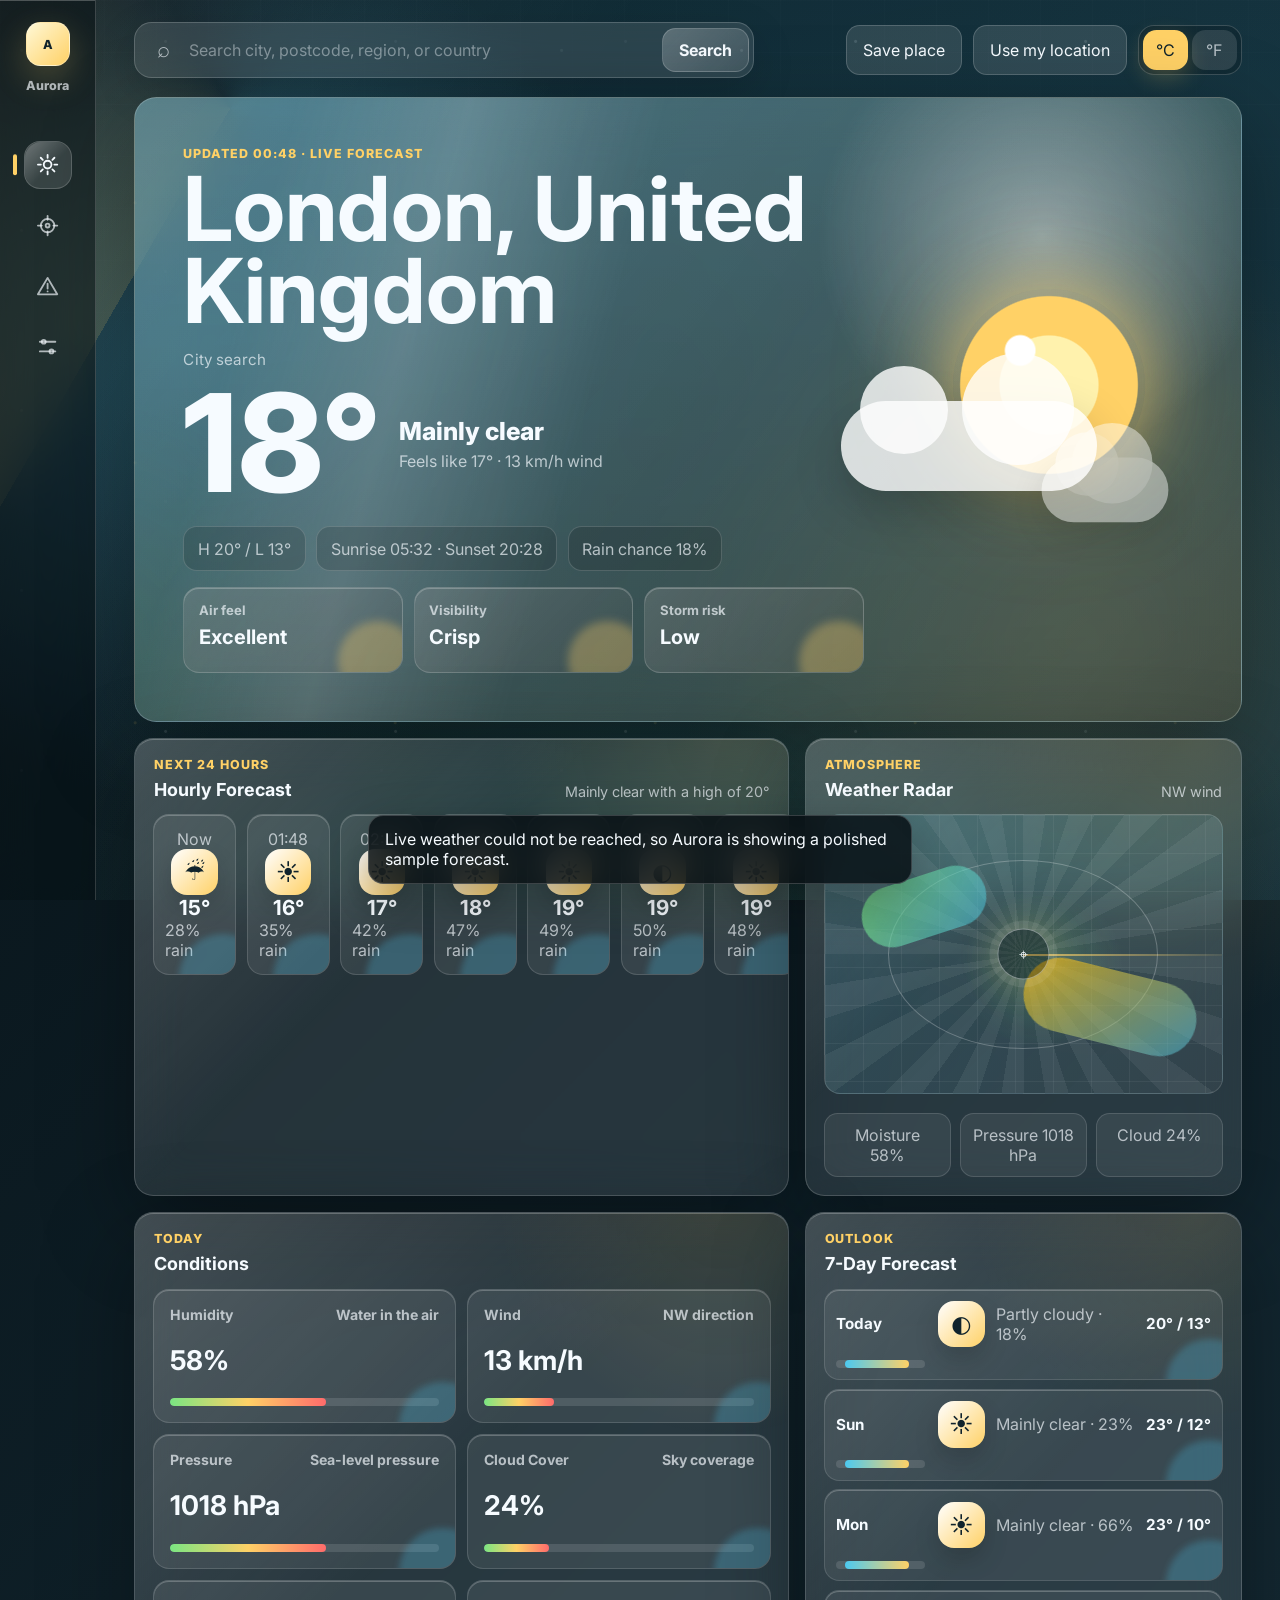
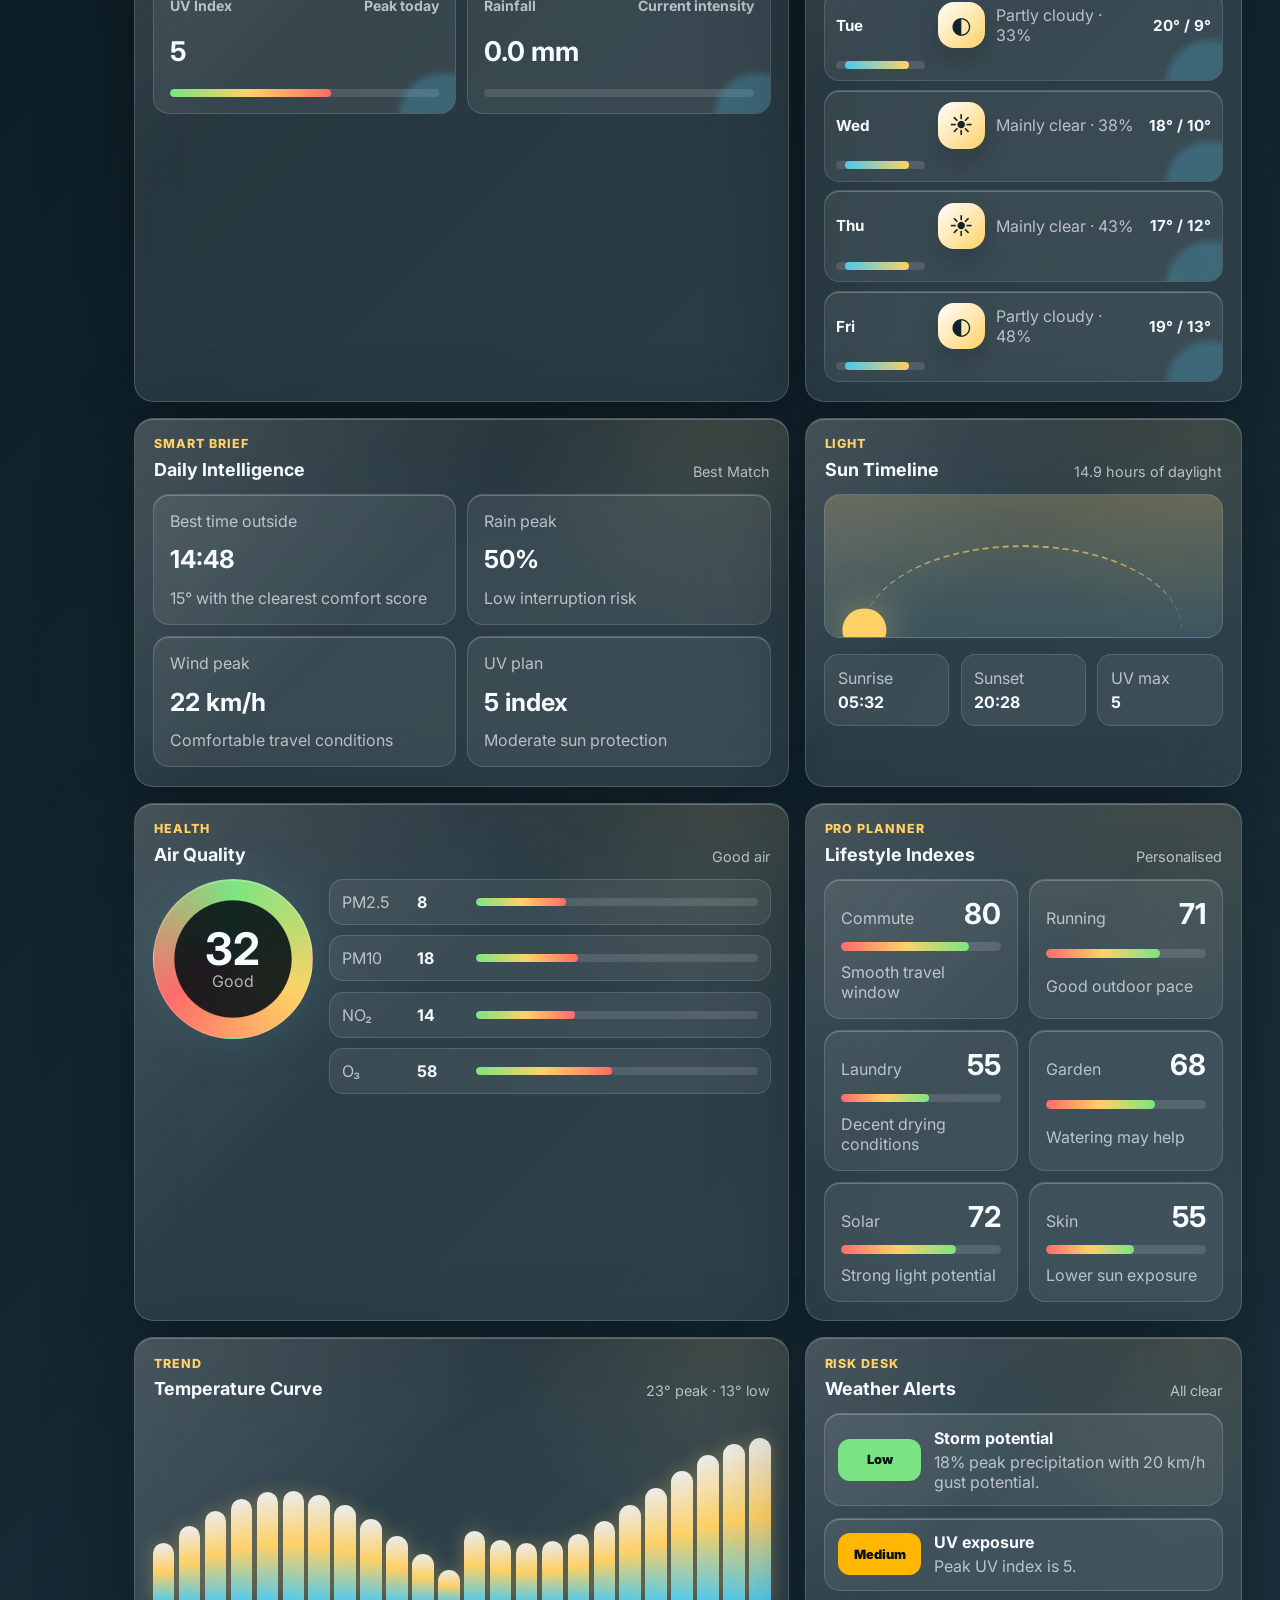
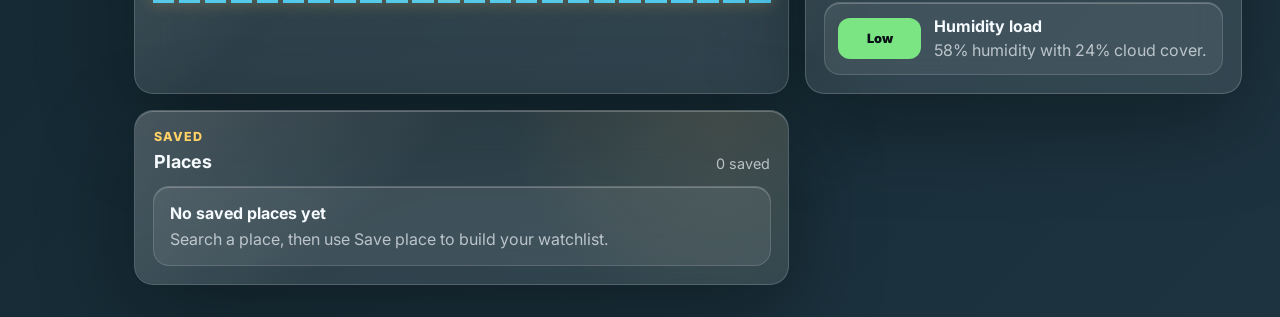
<file: index.html>
<!DOCTYPE html>
<html lang="en">
  <head>
    <meta charset="UTF-8" />
    <meta name="viewport" content="width=device-width, initial-scale=1.0" />
    <title>Aurora Weather</title>
    <link rel="icon" href="favicon.ico" />
    <meta name="theme-color" content="#071116" />
    <link rel="preconnect" href="https://fonts.googleapis.com" />
    <link rel="preconnect" href="https://fonts.gstatic.com" crossorigin />
    <link
      href="https://fonts.googleapis.com/css2?family=Inter:wght@400;500;600;700;800&display=swap"
      rel="stylesheet"
    />
    <link rel="manifest" href="manifest.json" />
    <link rel="stylesheet" href="styles.css?v=20260503-pro" />
  </head>
  <body>
    <div class="app-shell" data-weather="clear">
      <aside class="rail">
        <div class="brand">
          <span class="brand-mark">A</span>
          <span>Aurora</span>
        </div>
        <nav class="rail-nav" aria-label="Weather views">
          <button class="rail-item active" type="button" title="Dashboard" data-view="dashboard" aria-current="page">
            <span class="rail-icon" aria-hidden="true">
              <svg viewBox="0 0 24 24">
                <circle cx="12" cy="12" r="4"></circle>
                <path d="M12 2v3M12 19v3M4.93 4.93l2.12 2.12M16.95 16.95l2.12 2.12M2 12h3M19 12h3M4.93 19.07l2.12-2.12M16.95 7.05l2.12-2.12"></path>
              </svg>
            </span>
          </button>
          <button class="rail-item" type="button" title="Maps" data-view="maps">
            <span class="rail-icon" aria-hidden="true">
              <svg viewBox="0 0 24 24">
                <circle cx="12" cy="12" r="7"></circle>
                <circle cx="12" cy="12" r="2"></circle>
                <path d="M12 2v4M12 18v4M2 12h4M18 12h4"></path>
              </svg>
            </span>
          </button>
          <button class="rail-item" type="button" title="Alerts" data-view="alerts">
            <span class="rail-icon" aria-hidden="true">
              <svg viewBox="0 0 24 24">
                <path d="M12 3 22 20H2L12 3Z"></path>
                <path d="M12 9v5"></path>
                <path d="M12 17h.01"></path>
              </svg>
            </span>
          </button>
          <a class="rail-item" href="settings.html" title="Settings" aria-label="Open full settings page">
            <span class="rail-icon" aria-hidden="true">
              <svg viewBox="0 0 24 24">
                <path d="M4 7h16"></path>
                <path d="M4 17h16"></path>
                <circle cx="8" cy="7" r="2"></circle>
                <circle cx="16" cy="17" r="2"></circle>
              </svg>
            </span>
          </a>
        </nav>
      </aside>

      <main class="dashboard">
        <header class="topbar">
          <form class="search" id="searchForm">
            <span class="search-icon">⌕</span>
            <input
              id="cityInput"
              type="search"
              placeholder="Search city, postcode, region, or country"
              autocomplete="off"
              aria-label="Search location"
            />
            <button type="submit">Search</button>
          </form>
          <div class="top-actions">
            <button class="ghost-button" id="savePlaceBtn" type="button">Save place</button>
            <button class="ghost-button" id="locationBtn" type="button">Use my location</button>
            <div class="unit-toggle" aria-label="Temperature units">
              <button class="active" id="celsiusBtn" type="button">°C</button>
              <button id="fahrenheitBtn" type="button">°F</button>
            </div>
          </div>
        </header>

        <section class="hero" id="dashboardView" data-view-section="dashboard">
          <div class="hero-shine"></div>
          <div class="hero-copy">
            <p class="eyebrow" id="updatedAt">Live forecast</p>
            <h1 id="locationName">London, United Kingdom</h1>
            <p class="location-source" id="locationSource">City search</p>
            <div class="temperature-row">
              <span class="temperature" id="currentTemp">18°</span>
              <div>
                <p class="condition" id="conditionText">Clear sky</p>
                <p class="feels" id="feelsLike">Feels like 17° · Light breeze</p>
              </div>
            </div>
            <div class="hero-metrics">
              <span id="highLow">H 21° / L 12°</span>
              <span id="sunTimes">Sunrise 05:28 · Sunset 20:28</span>
              <span id="precipChance">Rain chance 8%</span>
            </div>
            <div class="comfort-band">
              <div>
                <span>Air feel</span>
                <strong id="comfortScore">Excellent</strong>
              </div>
              <div>
                <span>Visibility</span>
                <strong id="visibilityLabel">Crisp</strong>
              </div>
              <div>
                <span>Storm risk</span>
                <strong id="stormRisk">Low</strong>
              </div>
            </div>
          </div>
          <div class="weather-orbit" aria-hidden="true">
            <div class="sun-core"></div>
            <div class="cloud cloud-one"></div>
            <div class="cloud cloud-two"></div>
            <div class="rain rain-one"></div>
            <div class="rain rain-two"></div>
          </div>
        </section>

        <section class="content-grid">
          <div class="panel forecast-panel">
            <div class="panel-heading">
              <div>
                <p class="section-kicker" id="hourlyKicker">Next 24 hours</p>
                <h2>Hourly Forecast</h2>
              </div>
              <span id="forecastSummary">Clear conditions continue</span>
            </div>
            <div class="hourly-strip" id="hourlyStrip"></div>
          </div>

          <div class="panel map-panel" id="mapsView" data-view-section="maps">
            <div class="panel-heading">
              <div>
                <p class="section-kicker">Atmosphere</p>
                <h2>Weather Radar</h2>
              </div>
              <span id="windDirection">NW wind</span>
            </div>
            <div class="radar">
              <div class="radar-grid"></div>
              <div class="radar-pulse"></div>
              <div class="radar-storm storm-a"></div>
              <div class="radar-storm storm-b"></div>
              <div class="map-pin">⌖</div>
            </div>
            <div class="radar-readouts">
              <span id="radarMoisture">Moisture 58%</span>
              <span id="radarPressure">Pressure 1018 hPa</span>
              <span id="radarCloud">Cloud 24%</span>
            </div>
          </div>

          <div class="panel details-panel">
            <div class="panel-heading">
              <div>
                <p class="section-kicker">Today</p>
                <h2>Conditions</h2>
              </div>
            </div>
            <div class="detail-grid" id="detailGrid"></div>
          </div>

          <div class="panel week-panel">
            <div class="panel-heading">
              <div>
                <p class="section-kicker">Outlook</p>
                <h2>7-Day Forecast</h2>
              </div>
            </div>
            <div class="week-list" id="weekList"></div>
          </div>

          <div class="panel insight-panel">
            <div class="panel-heading">
              <div>
                <p class="section-kicker">Smart Brief</p>
                <h2>Daily Intelligence</h2>
              </div>
              <span id="modelBadge">Best Match</span>
            </div>
            <div class="insight-grid" id="insightGrid"></div>
          </div>

          <div class="panel sun-panel">
            <div class="panel-heading">
              <div>
                <p class="section-kicker">Light</p>
                <h2>Sun Timeline</h2>
              </div>
              <span id="daylightLabel">Daylight window</span>
            </div>
            <div class="sun-track">
              <div class="sun-arc"></div>
              <div class="sun-dot"></div>
            </div>
            <div class="sun-stats" id="sunStats"></div>
          </div>

          <div class="panel air-panel">
            <div class="panel-heading">
              <div>
                <p class="section-kicker">Health</p>
                <h2>Air Quality</h2>
              </div>
              <span id="airQualityStatus">Live AQI</span>
            </div>
            <div class="aqi-gauge">
              <div class="aqi-ring">
                <strong id="aqiValue">--</strong>
                <span id="aqiLabel">Loading</span>
              </div>
              <div class="aqi-bars" id="aqiBars"></div>
            </div>
          </div>

          <div class="panel lifestyle-panel">
            <div class="panel-heading">
              <div>
                <p class="section-kicker">Pro Planner</p>
                <h2>Lifestyle Indexes</h2>
              </div>
              <span id="plannerStatus">Personalised</span>
            </div>
            <div class="lifestyle-grid" id="lifestyleGrid"></div>
          </div>

          <div class="panel chart-panel">
            <div class="panel-heading">
              <div>
                <p class="section-kicker">Trend</p>
                <h2>Temperature Curve</h2>
              </div>
              <span id="chartSummary">Next 24 hours</span>
            </div>
            <div class="temp-chart" id="tempChart"></div>
          </div>

          <div class="panel alerts-panel" id="alertsView" data-view-section="alerts">
            <div class="panel-heading">
              <div>
                <p class="section-kicker">Risk Desk</p>
                <h2>Weather Alerts</h2>
              </div>
              <span id="alertStatus">Monitoring</span>
            </div>
            <div class="alert-stack" id="alertStack"></div>
          </div>

          <div class="panel places-panel" id="placesView" data-view-section="places">
            <div class="panel-heading">
              <div>
                <p class="section-kicker">Saved</p>
                <h2>Places</h2>
              </div>
              <span id="placesCount">0 saved</span>
            </div>
            <div class="places-list" id="placesList"></div>
          </div>
        </section>
      </main>
    </div>

    <div class="toast" id="toast" role="status" aria-live="polite"></div>
    <script src="app.js?v=20260503-pro"></script>
  </body>
</html>
</file>
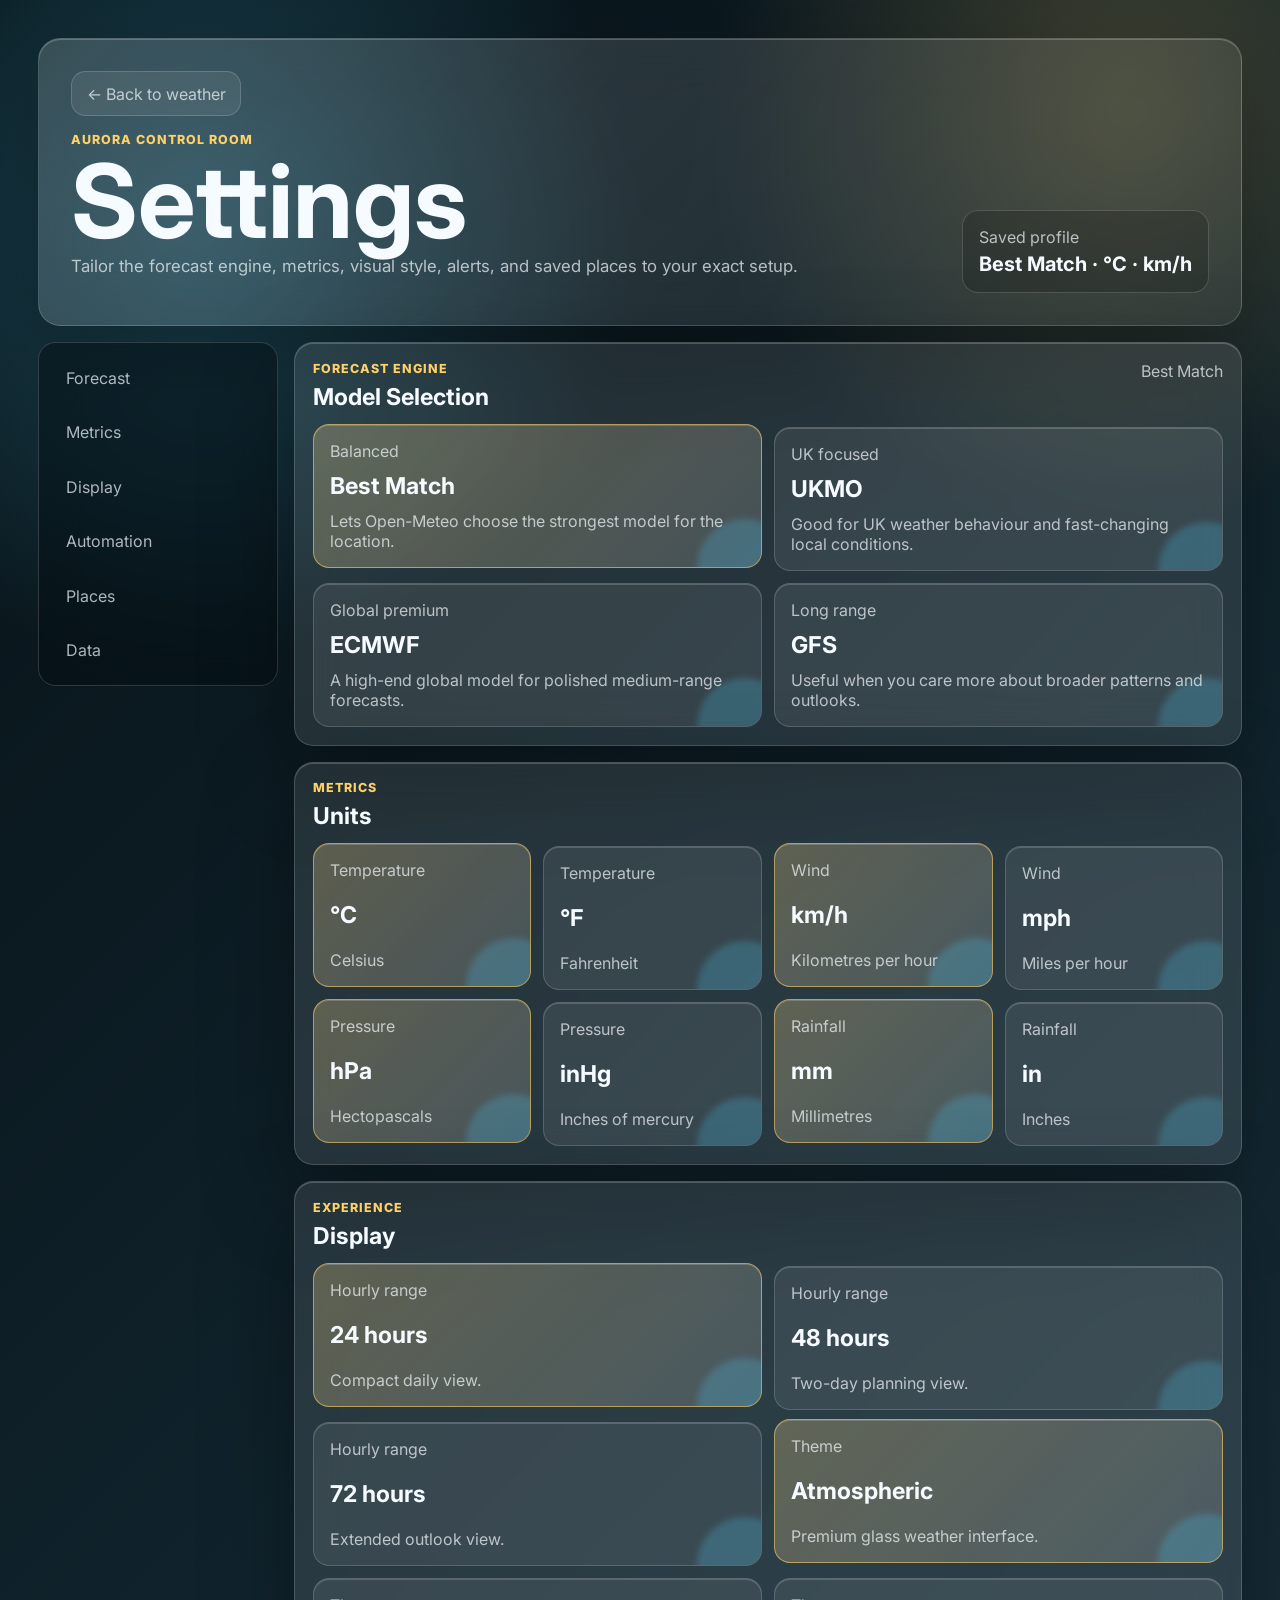
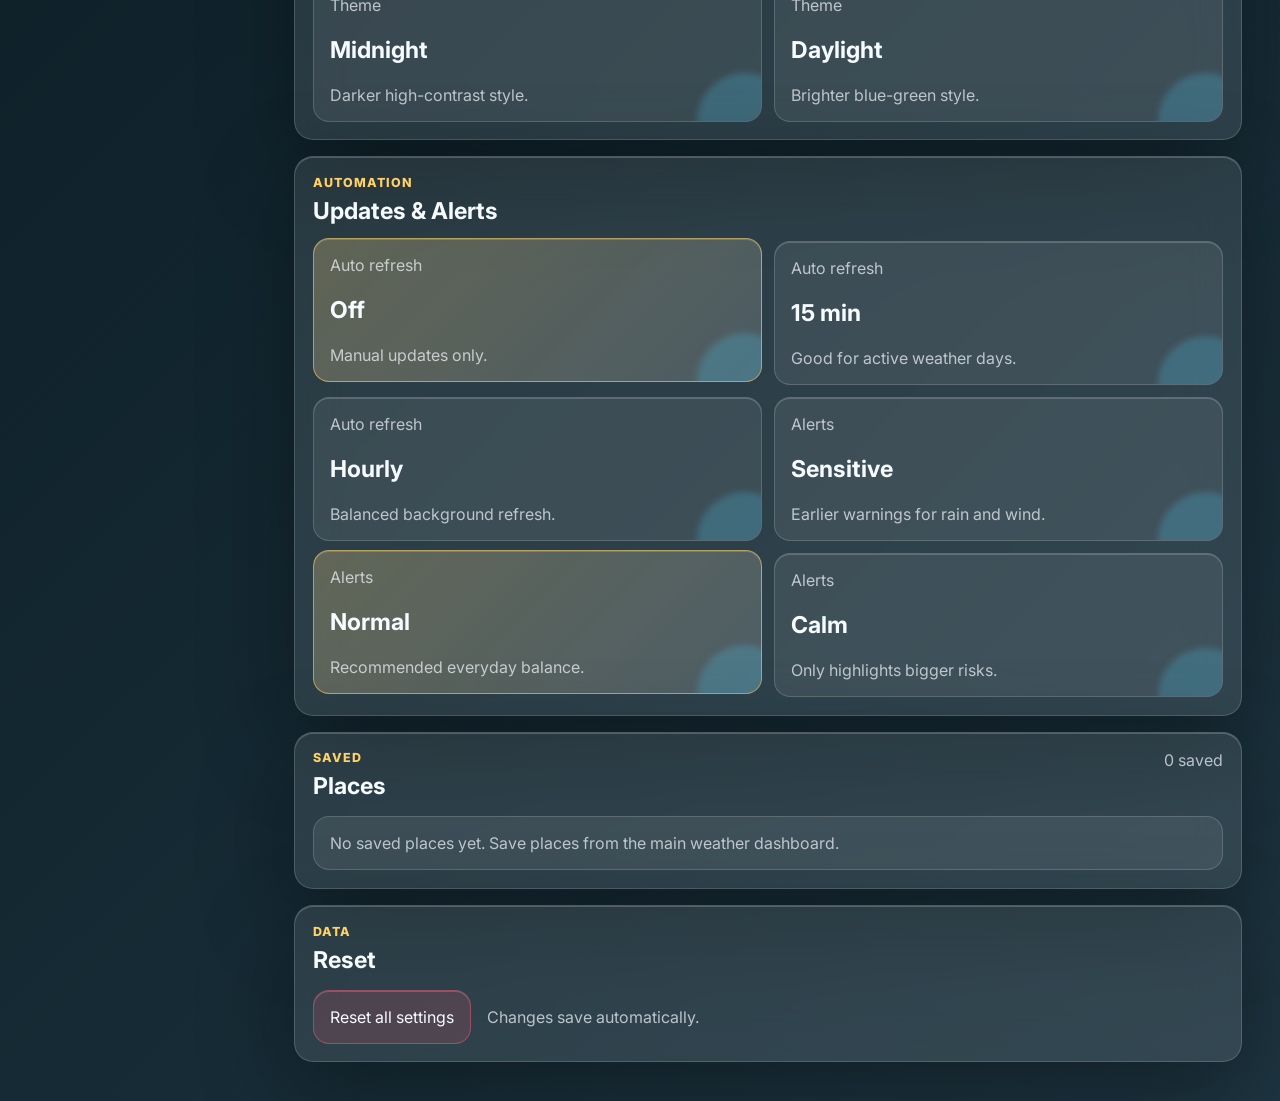
<file: settings.html>
<!DOCTYPE html>
<html lang="en">
  <head>
    <meta charset="UTF-8" />
    <meta name="viewport" content="width=device-width, initial-scale=1.0" />
    <title>Aurora Weather Settings</title>
    <link rel="icon" href="favicon.ico" />
    <meta name="theme-color" content="#071116" />
    <link rel="preconnect" href="https://fonts.googleapis.com" />
    <link rel="preconnect" href="https://fonts.gstatic.com" crossorigin />
    <link
      href="https://fonts.googleapis.com/css2?family=Inter:wght@400;500;600;700;800&display=swap"
      rel="stylesheet"
    />
    <link rel="manifest" href="manifest.json" />
    <link rel="stylesheet" href="settings.css?v=20260503-pro" />
  </head>
  <body>
    <main class="settings-shell" data-theme="atmospheric">
      <header class="settings-hero">
        <a class="back-link" href="index.html">← Back to weather</a>
        <div>
          <p class="eyebrow">Aurora Control Room</p>
          <h1>Settings</h1>
          <p class="hero-copy">Tailor the forecast engine, metrics, visual style, alerts, and saved places to your exact setup.</p>
        </div>
        <div class="status-card">
          <span>Saved profile</span>
          <strong id="profileSummary">Best Match · °C · km/h</strong>
        </div>
      </header>

      <section class="settings-layout">
        <aside class="settings-menu" aria-label="Settings sections">
          <a href="#forecast">Forecast</a>
          <a href="#metrics">Metrics</a>
          <a href="#display">Display</a>
          <a href="#automation">Automation</a>
          <a href="#places">Places</a>
          <a href="#data">Data</a>
        </aside>

        <div class="settings-content">
          <section class="settings-panel" id="forecast">
            <div class="panel-heading">
              <div>
                <p class="eyebrow">Forecast Engine</p>
                <h2>Model Selection</h2>
              </div>
              <span id="modelSummary">Best Match</span>
            </div>
            <div class="option-grid">
              <button class="option-card" type="button" data-preference="forecastModel" data-value="best_match">
                <span>Balanced</span>
                <strong>Best Match</strong>
                <p>Lets Open-Meteo choose the strongest model for the location.</p>
              </button>
              <button class="option-card" type="button" data-preference="forecastModel" data-value="ukmo_seamless">
                <span>UK focused</span>
                <strong>UKMO</strong>
                <p>Good for UK weather behaviour and fast-changing local conditions.</p>
              </button>
              <button class="option-card" type="button" data-preference="forecastModel" data-value="ecmwf_ifs04">
                <span>Global premium</span>
                <strong>ECMWF</strong>
                <p>A high-end global model for polished medium-range forecasts.</p>
              </button>
              <button class="option-card" type="button" data-preference="forecastModel" data-value="gfs_seamless">
                <span>Long range</span>
                <strong>GFS</strong>
                <p>Useful when you care more about broader patterns and outlooks.</p>
              </button>
            </div>
          </section>

          <section class="settings-panel" id="metrics">
            <div class="panel-heading">
              <div>
                <p class="eyebrow">Metrics</p>
                <h2>Units</h2>
              </div>
            </div>
            <div class="option-grid compact">
              <button class="option-card" type="button" data-preference="tempUnit" data-value="c"><span>Temperature</span><strong>°C</strong><p>Celsius</p></button>
              <button class="option-card" type="button" data-preference="tempUnit" data-value="f"><span>Temperature</span><strong>°F</strong><p>Fahrenheit</p></button>
              <button class="option-card" type="button" data-preference="windUnit" data-value="kmh"><span>Wind</span><strong>km/h</strong><p>Kilometres per hour</p></button>
              <button class="option-card" type="button" data-preference="windUnit" data-value="mph"><span>Wind</span><strong>mph</strong><p>Miles per hour</p></button>
              <button class="option-card" type="button" data-preference="pressureUnit" data-value="hpa"><span>Pressure</span><strong>hPa</strong><p>Hectopascals</p></button>
              <button class="option-card" type="button" data-preference="pressureUnit" data-value="inhg"><span>Pressure</span><strong>inHg</strong><p>Inches of mercury</p></button>
              <button class="option-card" type="button" data-preference="precipUnit" data-value="mm"><span>Rainfall</span><strong>mm</strong><p>Millimetres</p></button>
              <button class="option-card" type="button" data-preference="precipUnit" data-value="in"><span>Rainfall</span><strong>in</strong><p>Inches</p></button>
            </div>
          </section>

          <section class="settings-panel" id="display">
            <div class="panel-heading">
              <div>
                <p class="eyebrow">Experience</p>
                <h2>Display</h2>
              </div>
            </div>
            <div class="option-grid">
              <button class="option-card" type="button" data-preference="forecastHours" data-value="24"><span>Hourly range</span><strong>24 hours</strong><p>Compact daily view.</p></button>
              <button class="option-card" type="button" data-preference="forecastHours" data-value="48"><span>Hourly range</span><strong>48 hours</strong><p>Two-day planning view.</p></button>
              <button class="option-card" type="button" data-preference="forecastHours" data-value="72"><span>Hourly range</span><strong>72 hours</strong><p>Extended outlook view.</p></button>
              <button class="option-card" type="button" data-preference="themeMode" data-value="atmospheric"><span>Theme</span><strong>Atmospheric</strong><p>Premium glass weather interface.</p></button>
              <button class="option-card" type="button" data-preference="themeMode" data-value="midnight"><span>Theme</span><strong>Midnight</strong><p>Darker high-contrast style.</p></button>
              <button class="option-card" type="button" data-preference="themeMode" data-value="daylight"><span>Theme</span><strong>Daylight</strong><p>Brighter blue-green style.</p></button>
            </div>
          </section>

          <section class="settings-panel" id="automation">
            <div class="panel-heading">
              <div>
                <p class="eyebrow">Automation</p>
                <h2>Updates & Alerts</h2>
              </div>
            </div>
            <div class="option-grid">
              <button class="option-card" type="button" data-preference="refreshMins" data-value="0"><span>Auto refresh</span><strong>Off</strong><p>Manual updates only.</p></button>
              <button class="option-card" type="button" data-preference="refreshMins" data-value="15"><span>Auto refresh</span><strong>15 min</strong><p>Good for active weather days.</p></button>
              <button class="option-card" type="button" data-preference="refreshMins" data-value="60"><span>Auto refresh</span><strong>Hourly</strong><p>Balanced background refresh.</p></button>
              <button class="option-card" type="button" data-preference="alertsSensitivity" data-value="sensitive"><span>Alerts</span><strong>Sensitive</strong><p>Earlier warnings for rain and wind.</p></button>
              <button class="option-card" type="button" data-preference="alertsSensitivity" data-value="normal"><span>Alerts</span><strong>Normal</strong><p>Recommended everyday balance.</p></button>
              <button class="option-card" type="button" data-preference="alertsSensitivity" data-value="calm"><span>Alerts</span><strong>Calm</strong><p>Only highlights bigger risks.</p></button>
            </div>
          </section>

          <section class="settings-panel" id="places">
            <div class="panel-heading">
              <div>
                <p class="eyebrow">Saved</p>
                <h2>Places</h2>
              </div>
              <span id="placesSummary">0 saved</span>
            </div>
            <div class="places-list" id="settingsPlaces"></div>
          </section>

          <section class="settings-panel danger-zone" id="data">
            <div class="panel-heading">
              <div>
                <p class="eyebrow">Data</p>
                <h2>Reset</h2>
              </div>
            </div>
            <div class="data-actions">
              <button class="danger-button" id="resetSettings" type="button">Reset all settings</button>
              <span id="saveNotice">Changes save automatically.</span>
            </div>
          </section>
        </div>
      </section>
    </main>

    <div class="toast" id="toast" role="status" aria-live="polite"></div>
    <script src="settings.js?v=20260503-pro"></script>
  </body>
</html>
</file>
<file: styles.css>
:root {
  --bg: #071116;
  --panel: rgba(255, 255, 255, 0.12);
  --panel-strong: rgba(255, 255, 255, 0.18);
  --panel-soft: rgba(255, 255, 255, 0.08);
  --text: #f6fbff;
  --muted: rgba(246, 251, 255, 0.68);
  --faint: rgba(246, 251, 255, 0.42);
  --line: rgba(255, 255, 255, 0.18);
  --accent: #ffd166;
  --accent-2: #4cc9f0;
  --good: #7ae582;
  --warn: #ffb703;
  --shadow: 0 28px 90px rgba(0, 0, 0, 0.34);
  --inner-glow: inset 0 1px 0 rgba(255, 255, 255, 0.24);
}

* {
  box-sizing: border-box;
}

html {
  scroll-behavior: smooth;
}

body {
  margin: 0;
  min-height: 100vh;
  font-family: Inter, system-ui, -apple-system, BlinkMacSystemFont, "Segoe UI", sans-serif;
  color: var(--text);
  background:
    radial-gradient(circle at 15% 10%, rgba(76, 201, 240, 0.28), transparent 28rem),
    radial-gradient(circle at 85% 18%, rgba(255, 209, 102, 0.18), transparent 26rem),
    linear-gradient(135deg, #071116 0%, #10232c 46%, #1d3440 100%);
  overflow-x: hidden;
}

body::before {
  content: "";
  position: fixed;
  inset: 0;
  z-index: -5;
  pointer-events: none;
  background-image:
    radial-gradient(circle at 12% 28%, rgba(255, 255, 255, 0.18) 0 1px, transparent 2px),
    radial-gradient(circle at 72% 18%, rgba(255, 255, 255, 0.13) 0 1px, transparent 2px),
    radial-gradient(circle at 52% 78%, rgba(255, 209, 102, 0.12) 0 1px, transparent 2px),
    radial-gradient(circle at 88% 64%, rgba(76, 201, 240, 0.14) 0 1px, transparent 2px);
  background-size: 180px 180px, 230px 230px, 260px 260px, 310px 310px;
  animation: star-drift 24s linear infinite;
}

::selection {
  color: #071116;
  background: var(--accent);
}

button,
input {
  font: inherit;
}

a {
  color: inherit;
  text-decoration: none;
}

button {
  cursor: pointer;
}

.app-shell {
  position: relative;
  display: grid;
  grid-template-columns: 6rem minmax(0, 1fr);
  min-height: 100vh;
  isolation: isolate;
}

.app-shell::before {
  content: "";
  position: fixed;
  inset: 0;
  z-index: -2;
  background:
    conic-gradient(from 210deg at 18% 12%, rgba(255, 209, 102, 0.16), transparent, rgba(76, 201, 240, 0.14), transparent),
    linear-gradient(120deg, rgba(255, 255, 255, 0.08), transparent 36%),
    radial-gradient(circle at 50% 120%, rgba(122, 229, 130, 0.12), transparent 42rem);
  animation: aura-shift 16s ease-in-out infinite alternate;
}

.app-shell::after {
  content: "";
  position: fixed;
  inset: 0;
  z-index: -1;
  opacity: 0.26;
  background-image:
    linear-gradient(rgba(255, 255, 255, 0.06) 1px, transparent 1px),
    linear-gradient(90deg, rgba(255, 255, 255, 0.05) 1px, transparent 1px);
  background-size: 52px 52px;
  mask-image: linear-gradient(to bottom, black, transparent 70%);
}

.app-shell[data-weather="rain"] {
  --accent: #9be7ff;
  --accent-2: #7fafff;
  background:
    radial-gradient(circle at 12% 10%, rgba(127, 175, 255, 0.26), transparent 27rem),
    linear-gradient(135deg, #071116 0%, #122230 48%, #263448 100%);
}

.app-shell[data-weather="snow"] {
  --accent: #e9fbff;
  --accent-2: #91d8ff;
}

.app-shell[data-weather="cloud"] {
  --accent: #d8e2dc;
  --accent-2: #9ed8db;
}

.app-shell[data-theme="midnight"] {
  --accent: #b8c0ff;
  --accent-2: #64dfdf;
  background:
    radial-gradient(circle at 20% 14%, rgba(184, 192, 255, 0.22), transparent 28rem),
    radial-gradient(circle at 76% 12%, rgba(100, 223, 223, 0.16), transparent 26rem),
    linear-gradient(135deg, #030711 0%, #10182b 46%, #18233b 100%);
}

.app-shell[data-theme="daylight"] {
  --accent: #ffb703;
  --accent-2: #00b4d8;
  --text: #f8fcff;
  --muted: rgba(248, 252, 255, 0.76);
  background:
    radial-gradient(circle at 18% 8%, rgba(255, 255, 255, 0.28), transparent 27rem),
    radial-gradient(circle at 82% 18%, rgba(255, 183, 3, 0.28), transparent 27rem),
    linear-gradient(135deg, #0d3b66 0%, #168aad 48%, #52b788 100%);
}

.rail {
  position: sticky;
  top: 0;
  height: 100vh;
  padding: 1.4rem 1rem;
  border-right: 1px solid var(--line);
  background: rgba(4, 12, 16, 0.48);
  box-shadow: var(--inner-glow);
  backdrop-filter: blur(26px);
}

.brand {
  display: grid;
  gap: 0.7rem;
  justify-items: center;
  color: var(--muted);
  font-size: 0.78rem;
  font-weight: 800;
  letter-spacing: 0;
}

.brand-mark {
  display: grid;
  width: 2.75rem;
  height: 2.75rem;
  place-items: center;
  border: 1px solid rgba(255, 255, 255, 0.28);
  border-radius: 0.9rem;
  color: #10232c;
  background: linear-gradient(135deg, #fff8d6, var(--accent));
  box-shadow: 0 12px 35px rgba(255, 209, 102, 0.24);
}

.rail-nav {
  display: grid;
  grid-auto-rows: 3rem;
  gap: 0.8rem;
  align-items: center;
  justify-items: center;
  margin-top: 3rem;
}

.rail-item {
  position: relative;
  overflow: visible;
  display: grid;
  place-items: center;
  width: 3rem;
  height: 3rem;
  padding: 0;
  border: 1px solid transparent;
  border-radius: 1rem;
  color: var(--muted);
  text-decoration: none;
  background: transparent;
  font-size: 0;
  line-height: 1;
  transition: 180ms ease;
  appearance: none;
  -webkit-appearance: none;
}

.rail-icon {
  position: relative;
  z-index: 1;
  display: grid;
  width: 1.45rem;
  height: 1.45rem;
  place-items: center;
}

.rail-icon svg {
  display: block;
  width: 100%;
  height: 100%;
  fill: none;
  stroke: currentColor;
  stroke-linecap: round;
  stroke-linejoin: round;
  stroke-width: 1.9;
  overflow: visible;
}

.rail-item::before {
  content: "";
  position: absolute;
  inset: 0;
  border-radius: inherit;
  background: linear-gradient(135deg, rgba(255, 255, 255, 0.28), transparent 55%);
  opacity: 0;
  transition: 180ms ease;
}

.rail-item::after {
  content: "";
  position: absolute;
  left: -0.72rem;
  top: 50%;
  width: 0.22rem;
  height: 1.35rem;
  border-radius: 999px;
  background: var(--accent);
  opacity: 0;
  transform: translateY(-50%) scaleY(0.4);
  transition: 180ms ease;
}

.rail-item:hover,
.rail-item.active {
  color: var(--text);
  border-color: var(--line);
  background: var(--panel);
}

.rail-item:hover::before,
.rail-item.active::before {
  opacity: 1;
}

.rail-item.active::after {
  opacity: 1;
  transform: translateY(-50%) scaleY(1);
}

.dashboard {
  width: min(1500px, 100%);
  margin: 0 auto;
  padding: 1.4rem clamp(1rem, 3vw, 2.4rem) 2rem;
}

.topbar {
  display: flex;
  align-items: center;
  justify-content: space-between;
  gap: 1rem;
  margin-bottom: 1.2rem;
}

.search {
  position: relative;
  overflow: hidden;
  display: flex;
  align-items: center;
  min-width: min(620px, 100%);
  height: 3.45rem;
  padding: 0.25rem;
  border: 1px solid var(--line);
  border-radius: 1.1rem;
  background: rgba(255, 255, 255, 0.11);
  box-shadow: 0 14px 44px rgba(0, 0, 0, 0.14);
  backdrop-filter: blur(28px);
}

.search::before {
  content: "";
  position: absolute;
  inset: 0;
  background: linear-gradient(90deg, transparent, rgba(255, 255, 255, 0.16), transparent);
  transform: translateX(-120%);
  transition: 500ms ease;
}

.search:focus-within {
  border-color: rgba(255, 209, 102, 0.52);
  box-shadow:
    0 18px 55px rgba(0, 0, 0, 0.22),
    0 0 0 4px rgba(255, 209, 102, 0.12);
}

.search:focus-within::before {
  transform: translateX(120%);
}

.search-icon {
  width: 3rem;
  text-align: center;
  color: var(--muted);
  font-size: 1.35rem;
}

.search input {
  min-width: 0;
  flex: 1;
  height: 100%;
  border: 0;
  outline: 0;
  color: var(--text);
  background: transparent;
}

.search input::placeholder {
  color: var(--faint);
}

.search button,
.ghost-button,
.unit-toggle button {
  border: 1px solid var(--line);
  border-radius: 0.85rem;
  color: var(--text);
  background: rgba(255, 255, 255, 0.12);
  transition: 180ms ease;
}

.search button {
  height: 2.8rem;
  padding: 0 1rem;
  font-weight: 700;
  background: linear-gradient(135deg, rgba(255, 255, 255, 0.24), rgba(255, 255, 255, 0.1));
}

.ghost-button {
  height: 3.1rem;
  padding: 0 1rem;
  white-space: nowrap;
}

.search button:hover,
.ghost-button:hover,
.unit-toggle button:hover {
  transform: translateY(-2px);
  background: rgba(255, 255, 255, 0.2);
}

.top-actions {
  display: flex;
  align-items: center;
  gap: 0.7rem;
}

.unit-toggle {
  display: flex;
  gap: 0.25rem;
  padding: 0.24rem;
  border: 1px solid var(--line);
  border-radius: 1rem;
  background: rgba(0, 0, 0, 0.16);
}

.unit-toggle button {
  width: 2.8rem;
  height: 2.55rem;
  border-color: transparent;
  color: var(--muted);
}

.unit-toggle button.active {
  color: #10232c;
  background: var(--accent);
  box-shadow: 0 8px 22px rgba(255, 209, 102, 0.22);
}

.hero {
  position: relative;
  min-height: 23rem;
  display: grid;
  grid-template-columns: minmax(0, 1fr) minmax(18rem, 0.46fr);
  gap: 1rem;
  overflow: hidden;
  padding: clamp(1.4rem, 4vw, 3rem);
  border: 1px solid var(--line);
  border-radius: 1.4rem;
  background:
    linear-gradient(125deg, rgba(255, 255, 255, 0.18), rgba(255, 255, 255, 0.06)),
    linear-gradient(135deg, rgba(76, 201, 240, 0.28), rgba(255, 209, 102, 0.12));
  box-shadow: var(--shadow);
  backdrop-filter: blur(30px);
}

.hero-shine {
  position: absolute;
  inset: 0;
  pointer-events: none;
  background:
    linear-gradient(105deg, transparent 0 28%, rgba(255, 255, 255, 0.22) 42%, transparent 58% 100%),
    radial-gradient(circle at 12% 92%, rgba(122, 229, 130, 0.16), transparent 18rem);
  opacity: 0.68;
  transform: translateX(-18%);
  animation: hero-sheen 8s ease-in-out infinite;
}

.hero::before {
  content: "";
  position: absolute;
  inset: 0;
  background:
    radial-gradient(circle at 82% 22%, rgba(255, 255, 255, 0.42), transparent 14rem),
    linear-gradient(180deg, transparent, rgba(0, 0, 0, 0.18));
  pointer-events: none;
}

.hero-copy,
.weather-orbit {
  position: relative;
  z-index: 1;
}

.eyebrow,
.section-kicker {
  margin: 0 0 0.45rem;
  color: var(--accent);
  font-size: 0.78rem;
  font-weight: 800;
  letter-spacing: 0.08em;
  text-transform: uppercase;
}

h1,
h2,
p {
  margin-top: 0;
}

h1 {
  max-width: 11ch;
  margin-bottom: 1.1rem;
  font-size: clamp(2.6rem, 7vw, 6.4rem);
  line-height: 0.92;
  letter-spacing: 0;
}

h2 {
  margin-bottom: 0;
  font-size: 1.12rem;
  letter-spacing: 0;
}

.temperature-row {
  display: flex;
  align-items: center;
  gap: 1.1rem;
}

.temperature {
  font-size: clamp(4rem, 12vw, 8.5rem);
  font-weight: 800;
  line-height: 0.86;
}

.condition {
  margin-bottom: 0.3rem;
  font-size: clamp(1.15rem, 2vw, 1.55rem);
  font-weight: 800;
}

.location-source {
  margin: 0 0 1rem;
  color: var(--muted);
  font-size: 0.95rem;
  letter-spacing: 0.01em;
}

.feels,
.hero-metrics,
.panel-heading span,
.detail-card span,
.week-meta,
.hour-card span {
  color: var(--muted);
}

.feels {
  margin-bottom: 0;
}

.hero-metrics {
  display: flex;
  flex-wrap: wrap;
  gap: 0.65rem;
  margin-top: 1.5rem;
}

.hero-metrics span {
  padding: 0.7rem 0.85rem;
  border: 1px solid rgba(255, 255, 255, 0.16);
  border-radius: 0.85rem;
  background: rgba(0, 0, 0, 0.14);
}

.comfort-band {
  display: grid;
  grid-template-columns: repeat(3, minmax(0, 1fr));
  gap: 0.7rem;
  max-width: 48rem;
  margin-top: 1rem;
}

.comfort-band div {
  position: relative;
  overflow: hidden;
  min-height: 5.4rem;
  padding: 0.9rem;
  border: 1px solid rgba(255, 255, 255, 0.16);
  border-radius: 1rem;
  background:
    linear-gradient(135deg, rgba(255, 255, 255, 0.16), rgba(255, 255, 255, 0.06)),
    rgba(0, 0, 0, 0.12);
  box-shadow: var(--inner-glow);
}

.comfort-band div::after {
  content: "";
  position: absolute;
  right: -1rem;
  bottom: -1.8rem;
  width: 5rem;
  height: 5rem;
  border-radius: 50%;
  background: color-mix(in srgb, var(--accent) 32%, transparent);
  filter: blur(4px);
}

.comfort-band span {
  display: block;
  margin-bottom: 0.45rem;
  color: var(--muted);
  font-size: 0.82rem;
  font-weight: 700;
}

.comfort-band strong {
  position: relative;
  z-index: 1;
  font-size: 1.25rem;
}

.weather-orbit {
  min-height: 19rem;
  align-self: center;
}

.sun-core {
  position: absolute;
  top: 2rem;
  right: 3rem;
  width: 12rem;
  height: 12rem;
  border-radius: 50%;
  background:
    radial-gradient(circle at 35% 32%, #ffffff 0 8%, transparent 9%),
    radial-gradient(circle, #fff2ad 0 36%, #ffd166 37% 65%, rgba(255, 209, 102, 0.28) 66% 100%);
  box-shadow:
    0 0 70px rgba(255, 209, 102, 0.55),
    0 0 130px rgba(255, 209, 102, 0.28);
  animation: float 6s ease-in-out infinite;
}

.cloud {
  position: absolute;
  height: 5.6rem;
  border-radius: 999px;
  background: rgba(255, 255, 255, 0.8);
  box-shadow: 0 18px 50px rgba(0, 0, 0, 0.2);
}

.cloud::before,
.cloud::after {
  content: "";
  position: absolute;
  border-radius: 50%;
  background: inherit;
}

.cloud::before {
  width: 5.5rem;
  height: 5.5rem;
  left: 1.2rem;
  top: -2.2rem;
}

.cloud::after {
  width: 7rem;
  height: 7rem;
  right: 1.4rem;
  top: -3rem;
}

.cloud-one {
  right: 6rem;
  bottom: 4.4rem;
  width: 16rem;
  animation: drift 8s ease-in-out infinite;
}

.cloud-two {
  right: 0;
  bottom: 1.7rem;
  width: 11rem;
  opacity: 0.55;
  transform: scale(0.72);
  animation: drift 10s ease-in-out infinite reverse;
}

.rain {
  position: absolute;
  width: 0.18rem;
  height: 2.7rem;
  border-radius: 999px;
  background: linear-gradient(transparent, var(--accent-2));
  opacity: 0;
}

.rain-one {
  right: 11rem;
  bottom: 1rem;
}

.rain-two {
  right: 7rem;
  bottom: 0.8rem;
}

[data-weather="rain"] .rain {
  opacity: 1;
  animation: rain 1.1s linear infinite;
}

[data-weather="snow"] .sun-core {
  background: radial-gradient(circle, #ffffff 0 42%, #d9f7ff 43% 100%);
}

.content-grid {
  display: grid;
  grid-template-columns: minmax(0, 1.2fr) minmax(20rem, 0.8fr);
  gap: 1rem;
  margin-top: 1rem;
}

.panel {
  position: relative;
  min-width: 0;
  border: 1px solid var(--line);
  border-radius: 1.2rem;
  background: rgba(255, 255, 255, 0.1);
  box-shadow: 0 20px 60px rgba(0, 0, 0, 0.2);
  backdrop-filter: blur(24px);
  box-shadow: var(--shadow), var(--inner-glow);
  scroll-margin-top: 1.2rem;
}

.panel::before {
  content: "";
  position: absolute;
  inset: 0;
  border-radius: inherit;
  pointer-events: none;
  background:
    linear-gradient(135deg, rgba(255, 255, 255, 0.14), transparent 42%),
    radial-gradient(circle at 90% 0%, rgba(255, 209, 102, 0.1), transparent 14rem);
}

.panel > * {
  position: relative;
  z-index: 1;
}

.panel:hover {
  border-color: rgba(255, 255, 255, 0.28);
  transform: translateY(-2px);
  transition: 220ms ease;
}

.panel-heading {
  display: flex;
  justify-content: space-between;
  gap: 1rem;
  padding: 1.1rem 1.15rem 0.9rem;
}

.panel-heading span {
  align-self: end;
  font-size: 0.9rem;
}

.forecast-panel,
.week-panel {
  grid-column: span 1;
}

.hourly-strip {
  display: grid;
  grid-auto-columns: minmax(5.2rem, 1fr);
  grid-auto-flow: column;
  gap: 0.65rem;
  overflow-x: auto;
  padding: 0 1.1rem 1.15rem;
  scrollbar-width: thin;
}

.hour-card {
  position: relative;
  overflow: hidden;
  display: grid;
  min-height: 9.4rem;
  align-content: space-between;
  justify-items: center;
  padding: 0.85rem 0.7rem;
  border: 1px solid rgba(255, 255, 255, 0.14);
  border-radius: 1rem;
  background: rgba(255, 255, 255, 0.08);
  box-shadow: var(--inner-glow);
  transition: 180ms ease;
}

.hour-card::after,
.detail-card::after,
.day-row::after,
.setting-tile::after {
  content: "";
  position: absolute;
  inset: auto -2rem -3rem auto;
  width: 5.5rem;
  height: 5.5rem;
  border-radius: 50%;
  background: color-mix(in srgb, var(--accent-2) 24%, transparent);
  filter: blur(3px);
}

.hour-card:hover,
.detail-card:hover,
.day-row:hover,
.setting-tile:hover {
  transform: translateY(-3px);
  border-color: rgba(255, 255, 255, 0.28);
  background: rgba(255, 255, 255, 0.12);
}

.hour-card strong {
  font-size: 1.3rem;
}

.weather-icon {
  display: grid;
  width: 2.9rem;
  height: 2.9rem;
  place-items: center;
  border-radius: 1rem;
  color: #10232c;
  background: linear-gradient(135deg, #fff, var(--accent));
  font-size: 1.45rem;
  box-shadow: 0 12px 24px rgba(0, 0, 0, 0.16);
}

.map-panel {
  min-height: 22rem;
}

.radar {
  position: relative;
  height: 17.5rem;
  margin: 0 1.1rem 1.15rem;
  overflow: hidden;
  border: 1px solid rgba(255, 255, 255, 0.14);
  border-radius: 1rem;
  background:
    repeating-conic-gradient(from 0deg at 50% 50%, rgba(255, 255, 255, 0.06) 0 9deg, transparent 9deg 18deg),
    radial-gradient(circle at 55% 55%, rgba(122, 229, 130, 0.18), transparent 5rem),
    linear-gradient(135deg, rgba(76, 201, 240, 0.16), rgba(255, 255, 255, 0.05));
}

.radar::before {
  content: "";
  position: absolute;
  inset: 50% auto auto 50%;
  width: 55%;
  height: 2px;
  background: linear-gradient(90deg, rgba(255, 209, 102, 0.75), transparent);
  transform-origin: left center;
  animation: sweep 4s linear infinite;
}

.radar-grid {
  position: absolute;
  inset: 0;
  background-image:
    linear-gradient(rgba(255, 255, 255, 0.1) 1px, transparent 1px),
    linear-gradient(90deg, rgba(255, 255, 255, 0.1) 1px, transparent 1px);
  background-size: 38px 38px;
  opacity: 0.55;
}

.radar-pulse {
  position: absolute;
  inset: 16%;
  border: 1px solid rgba(255, 255, 255, 0.25);
  border-radius: 50%;
  animation: pulse 2.8s ease-out infinite;
}

.radar-storm {
  position: absolute;
  border-radius: 999px;
  filter: blur(0.4px);
  opacity: 0.86;
  background: linear-gradient(135deg, rgba(122, 229, 130, 0.8), rgba(76, 201, 240, 0.58));
}

.storm-a {
  width: 8rem;
  height: 3.8rem;
  left: 9%;
  top: 22%;
  transform: rotate(-18deg);
}

.storm-b {
  width: 11rem;
  height: 4.6rem;
  right: 6%;
  bottom: 18%;
  background: linear-gradient(135deg, rgba(255, 183, 3, 0.78), rgba(76, 201, 240, 0.58));
  transform: rotate(14deg);
}

.map-pin {
  position: absolute;
  left: 50%;
  top: 50%;
  display: grid;
  width: 3.2rem;
  height: 3.2rem;
  place-items: center;
  border: 1px solid rgba(255, 255, 255, 0.4);
  border-radius: 50%;
  background: rgba(0, 0, 0, 0.28);
  transform: translate(-50%, -50%);
  box-shadow:
    0 0 0 8px rgba(255, 255, 255, 0.08),
    0 0 38px rgba(255, 209, 102, 0.28);
}

.radar-readouts {
  display: grid;
  grid-template-columns: repeat(3, minmax(0, 1fr));
  gap: 0.55rem;
  padding: 0 1.1rem 1.15rem;
}

.radar-readouts span {
  padding: 0.7rem;
  border: 1px solid rgba(255, 255, 255, 0.14);
  border-radius: 0.85rem;
  color: var(--muted);
  background: rgba(255, 255, 255, 0.07);
  text-align: center;
}

.detail-grid {
  display: grid;
  grid-template-columns: repeat(2, minmax(0, 1fr));
  gap: 0.7rem;
  padding: 0 1.1rem 1.15rem;
}

.detail-card {
  position: relative;
  overflow: hidden;
  min-height: 8.4rem;
  display: grid;
  align-content: space-between;
  padding: 1rem;
  border: 1px solid rgba(255, 255, 255, 0.14);
  border-radius: 1rem;
  background: rgba(255, 255, 255, 0.08);
  box-shadow: var(--inner-glow);
  transition: 180ms ease;
}

.detail-card strong {
  font-size: 1.7rem;
}

.detail-top {
  display: flex;
  justify-content: space-between;
  gap: 0.7rem;
  color: var(--muted);
  font-size: 0.88rem;
  font-weight: 700;
}

.meter {
  height: 0.5rem;
  overflow: hidden;
  border-radius: 999px;
  background: rgba(255, 255, 255, 0.12);
}

.meter span {
  display: block;
  width: var(--value);
  height: 100%;
  border-radius: inherit;
  background: linear-gradient(90deg, var(--good), var(--accent), #ff6b6b);
}

.week-list {
  display: grid;
  gap: 0.55rem;
  padding: 0 1.1rem 1.15rem;
}

.day-row {
  position: relative;
  overflow: hidden;
  display: grid;
  grid-template-columns: 5.6rem 2.8rem minmax(5rem, 1fr) auto;
  align-items: center;
  gap: 0.8rem;
  padding: 0.7rem;
  border: 1px solid rgba(255, 255, 255, 0.12);
  border-radius: 0.95rem;
  background: rgba(255, 255, 255, 0.07);
  box-shadow: var(--inner-glow);
  transition: 180ms ease;
}

.day-row strong {
  font-size: 0.95rem;
}

.range {
  position: relative;
  height: 0.5rem;
  border-radius: 999px;
  background: rgba(255, 255, 255, 0.12);
}

.range span {
  position: absolute;
  inset: 0 18% 0 10%;
  border-radius: inherit;
  background: linear-gradient(90deg, var(--accent-2), var(--accent));
}

.toast {
  position: fixed;
  left: 50%;
  bottom: 1rem;
  z-index: 10;
  max-width: min(34rem, calc(100vw - 2rem));
  padding: 0.85rem 1rem;
  border: 1px solid var(--line);
  border-radius: 0.95rem;
  color: var(--text);
  background: rgba(4, 12, 16, 0.82);
  box-shadow: 0 18px 50px rgba(0, 0, 0, 0.3);
  opacity: 0;
  transform: translate(-50%, 1rem);
  transition: 220ms ease;
  pointer-events: none;
  backdrop-filter: blur(18px);
}

.toast.show {
  opacity: 1;
  transform: translate(-50%, 0);
}

/* Responsive adjustments for tablets and phones */
@media (max-width: 1100px) {
  .content-grid {
    grid-template-columns: 1fr;
  }

  .hero {
    grid-template-columns: 1fr;
    min-height: auto;
    padding: clamp(1rem, 4vw, 2rem);
  }

  .comfort-band {
    max-width: 100%;
    grid-template-columns: repeat(3, 1fr);
  }

  .dashboard {
    padding: 1rem clamp(1rem, 3vw, 1.5rem) 2rem;
  }

  .map-panel .radar {
    height: 14rem;
  }
}

@media (max-width: 900px) {
  .app-shell {
    grid-template-columns: 1fr;
  }

  .rail {
    position: static;
    height: auto;
    padding: 0.8rem;
    border-right: none;
    border-bottom: 1px solid var(--line);
    display: flex;
    flex-direction: row;
    align-items: center;
    gap: 0.6rem;
  }

  .rail-nav {
    display: flex;
    grid-auto-rows: none;
    grid-auto-flow: column;
    margin-top: 0;
    gap: 0.5rem;
  }

  .rail-item {
    width: 2.6rem;
    height: 2.6rem;
    border-radius: 0.9rem;
  }

  .brand {
    justify-items: start;
    display: flex;
    align-items: center;
    gap: 0.5rem;
  }

  .brand span {
    display: none;
  }

  .brand-mark {
    width: 2.2rem;
    height: 2.2rem;
    border-radius: 0.6rem;
  }

  .topbar {
    flex-direction: column;
    align-items: stretch;
    gap: 0.75rem;
  }

  .top-actions {
    justify-content: space-between;
  }

  .search {
    min-width: 0;
    width: 100%;
  }

  .dashboard {
    padding-top: 0.6rem;
  }

  .hero {
    padding: 1rem;
  }

  .weather-orbit {
    display: none;
  }
}

@media (max-width: 480px) {
  h1 {
    font-size: clamp(1.6rem, 6vw, 2.6rem);
  }

  .temperature {
    font-size: clamp(3rem, 12vw, 5rem);
  }

  .comfort-band {
    grid-template-columns: 1fr;
  }

  .panel-heading {
    padding: 0.8rem;
  }

  .hour-card {
    min-height: 7.2rem;
    padding: 0.6rem;
  }

  .radar {
    height: 12rem;
  }

  .toast {
    bottom: 0.8rem;
    padding: 0.6rem 0.8rem;
  }
}

.alerts-panel,
.settings-panel,
.places-panel,
.insight-panel,
.sun-panel,
.air-panel,
.lifestyle-panel,
.chart-panel {
  grid-column: span 1;
}

.alert-stack,
.settings-grid,
.insight-grid,
.places-list,
.sun-stats,
.lifestyle-grid {
  display: grid;
  gap: 0.7rem;
  padding: 0 1.1rem 1.15rem;
}

.alert-card {
  display: grid;
  grid-template-columns: 5.2rem minmax(0, 1fr);
  gap: 0.8rem;
  align-items: center;
  padding: 0.85rem;
  border: 1px solid rgba(255, 255, 255, 0.14);
  border-radius: 1rem;
  background: rgba(255, 255, 255, 0.08);
  box-shadow: var(--inner-glow);
}

.alert-card > span {
  display: grid;
  min-height: 2.6rem;
  place-items: center;
  border-radius: 0.75rem;
  color: #071116;
  background: var(--good);
  font-size: 0.8rem;
  font-weight: 900;
}

.alert-card.medium > span {
  background: var(--warn);
}

.alert-card.high > span {
  color: #fff;
  background: #ff5c77;
  box-shadow: 0 0 28px rgba(255, 92, 119, 0.28);
}

.alert-card strong,
.alert-card p {
  margin: 0;
}

.alert-card p {
  margin-top: 0.24rem;
  color: var(--muted);
}

.settings-grid {
  grid-template-columns: repeat(2, minmax(0, 1fr));
}

.settings-page {
  grid-column: 1 / -1;
}

.settings-sections {
  display: grid;
  gap: 1rem;
  padding: 0 1.1rem 1.15rem;
}

.settings-block {
  display: grid;
  grid-template-columns: minmax(10rem, 0.35fr) minmax(0, 1fr);
  gap: 1rem;
  padding: 1rem;
  border: 1px solid rgba(255, 255, 255, 0.13);
  border-radius: 1rem;
  background: rgba(0, 0, 0, 0.1);
}

.settings-block h3 {
  margin: 0;
  font-size: 1.35rem;
}

.setting-tile {
  position: relative;
  overflow: hidden;
  min-height: 7.8rem;
  display: grid;
  align-content: space-between;
  text-align: left;
  padding: 1rem;
  border: 1px solid rgba(255, 255, 255, 0.14);
  border-radius: 1rem;
  color: var(--text);
  background: rgba(255, 255, 255, 0.08);
  box-shadow: var(--inner-glow);
  transition: 180ms ease;
}

.setting-tile span {
  color: var(--muted);
  font-weight: 700;
}

.setting-tile strong {
  position: relative;
  z-index: 1;
  font-size: 1.25rem;
}

.setting-tile.active {
  border-color: rgba(255, 209, 102, 0.56);
  background:
    linear-gradient(135deg, rgba(255, 209, 102, 0.22), rgba(255, 255, 255, 0.08)),
    rgba(255, 255, 255, 0.09);
}

.setting-tile.passive {
  cursor: default;
}

.setting-tile.passive:hover {
  transform: none;
}

.insight-grid {
  grid-template-columns: repeat(2, minmax(0, 1fr));
}

.insight-card {
  min-height: 8.2rem;
  display: grid;
  align-content: space-between;
  padding: 1rem;
  border: 1px solid rgba(255, 255, 255, 0.14);
  border-radius: 1rem;
  background: rgba(255, 255, 255, 0.08);
  box-shadow: var(--inner-glow);
}

.insight-card span,
.insight-card p,
.empty-places span,
.place-card span,
.sun-stats span {
  color: var(--muted);
}

.insight-card strong {
  font-size: 1.55rem;
}

.insight-card p {
  margin: 0;
}

.sun-track {
  position: relative;
  height: 9rem;
  margin: 0 1.1rem 1rem;
  overflow: hidden;
  border: 1px solid rgba(255, 255, 255, 0.14);
  border-radius: 1rem;
  background:
    linear-gradient(180deg, rgba(255, 209, 102, 0.18), rgba(76, 201, 240, 0.08)),
    rgba(255, 255, 255, 0.06);
}

.sun-arc {
  position: absolute;
  left: 10%;
  right: 10%;
  bottom: -55%;
  height: 120%;
  border-top: 2px dashed rgba(255, 209, 102, 0.66);
  border-radius: 50% 50% 0 0;
}

.sun-dot {
  position: absolute;
  left: 50%;
  top: 50%;
  transform: translate(-50%, -50%);
  width: 2.7rem;
  height: 2.7rem;
  border-radius: 50%;
  background: var(--accent);
  box-shadow: 0 0 38px rgba(255, 209, 102, 0.42);
  animation: float 5s ease-in-out infinite;
}

.sun-stats {
  grid-template-columns: repeat(3, minmax(0, 1fr));
}

.sun-stats span {
  display: grid;
  gap: 0.3rem;
  padding: 0.8rem;
  border: 1px solid rgba(255, 255, 255, 0.14);
  border-radius: 0.9rem;
  background: rgba(255, 255, 255, 0.07);
}

.sun-stats strong {
  color: var(--text);
}

.places-list {
  gap: 0.6rem;
}

.place-card {
  display: grid;
  grid-template-columns: minmax(0, 1fr) 2.8rem;
  gap: 0.6rem;
}

.place-card button,
.empty-places {
  border: 1px solid rgba(255, 255, 255, 0.14);
  border-radius: 1rem;
  color: var(--text);
  background: rgba(255, 255, 255, 0.08);
  box-shadow: var(--inner-glow);
}

.place-card button:first-child {
  display: grid;
  gap: 0.25rem;
  min-height: 4.4rem;
  padding: 0.8rem 1rem;
  text-align: left;
}

.place-card .remove-place {
  min-height: 4.4rem;
  font-size: 1.4rem;
}

.empty-places {
  display: grid;
  gap: 0.35rem;
  padding: 1rem;
}

.aqi-gauge {
  display: grid;
  grid-template-columns: 10rem minmax(0, 1fr);
  gap: 1rem;
  padding: 0 1.1rem 1.15rem;
}

.aqi-ring {
  display: grid;
  width: 10rem;
  height: 10rem;
  place-items: center;
  align-content: center;
  border: 1px solid rgba(255, 255, 255, 0.18);
  border-radius: 50%;
  background:
    radial-gradient(circle at 50% 50%, rgba(7, 17, 22, 0.9) 0 52%, transparent 53%),
    conic-gradient(var(--good), var(--accent), #ff6b6b, var(--good));
  box-shadow: 0 0 54px rgba(76, 201, 240, 0.14), var(--inner-glow);
}

.aqi-ring strong {
  font-size: 2.8rem;
  line-height: 1;
}

.aqi-ring span,
.aqi-bar span,
.lifestyle-card span,
.lifestyle-card p {
  color: var(--muted);
}

.aqi-bars {
  display: grid;
  gap: 0.65rem;
}

.aqi-bar {
  display: grid;
  grid-template-columns: 4rem 3rem minmax(0, 1fr);
  gap: 0.7rem;
  align-items: center;
  padding: 0.75rem;
  border: 1px solid rgba(255, 255, 255, 0.14);
  border-radius: 0.9rem;
  background: rgba(255, 255, 255, 0.07);
}

.lifestyle-grid {
  grid-template-columns: repeat(2, minmax(0, 1fr));
}

.lifestyle-card {
  display: grid;
  gap: 0.7rem;
  padding: 1rem;
  border: 1px solid rgba(255, 255, 255, 0.14);
  border-radius: 1rem;
  background: rgba(255, 255, 255, 0.08);
  box-shadow: var(--inner-glow);
}

.lifestyle-card div:first-child {
  display: flex;
  align-items: baseline;
  justify-content: space-between;
}

.lifestyle-card strong {
  font-size: 1.8rem;
}

.lifestyle-card p {
  margin: 0;
}

.score-track {
  height: 0.55rem;
  overflow: hidden;
  border-radius: 999px;
  background: rgba(255, 255, 255, 0.13);
}

.score-track span {
  display: block;
  width: var(--value);
  height: 100%;
  border-radius: inherit;
  background: linear-gradient(90deg, #ff6b6b, var(--accent), var(--good));
}

.temp-chart {
  display: grid;
  grid-template-columns: repeat(24, minmax(0, 1fr));
  align-items: end;
  gap: 0.28rem;
  height: 13rem;
  padding: 0.4rem 1.1rem 1.15rem;
}

.chart-column {
  display: grid;
  align-items: end;
  height: 100%;
  min-width: 0.35rem;
}

.chart-column span {
  display: block;
  min-height: 0.4rem;
  border-radius: 999px 999px 0.3rem 0.3rem;
  background:
    linear-gradient(180deg, rgba(255, 255, 255, 0.9), var(--accent) 48%, var(--accent-2));
  box-shadow: 0 0 18px color-mix(in srgb, var(--accent) 30%, transparent);
}

[data-view-section] {
  scroll-margin-top: 1.3rem;
}

@keyframes float {
  0%,
  100% {
    transform: translateY(0);
  }

  50% {
    transform: translateY(-12px);
  }
}

@keyframes drift {
  0%,
  100% {
    transform: translateX(0);
  }

  50% {
    transform: translateX(-18px);
  }
}

@keyframes rain {
  from {
    transform: translateY(-1rem);
    opacity: 0;
  }

  30% {
    opacity: 1;
  }

  to {
    transform: translateY(2.2rem);
    opacity: 0;
  }
}

@keyframes pulse {
  from {
    transform: scale(0.45);
    opacity: 0.78;
  }

  to {
    transform: scale(1.5);
    opacity: 0;
  }
}

@keyframes aura-shift {
  from {
    filter: hue-rotate(0deg) saturate(1);
    transform: scale(1);
  }

  to {
    filter: hue-rotate(12deg) saturate(1.18);
    transform: scale(1.03);
  }
}

@keyframes hero-sheen {
  0%,
  100% {
    transform: translateX(-24%);
    opacity: 0.44;
  }

  50% {
    transform: translateX(18%);
    opacity: 0.78;
  }
}

@keyframes sweep {
  from {
    transform: rotate(0deg);
  }

  to {
    transform: rotate(360deg);
  }
}

@keyframes star-drift {
  from {
    background-position: 0 0, 0 0, 0 0, 0 0;
  }

  to {
    background-position: 180px 180px, -230px 230px, 260px -260px, -310px -310px;
  }
}

@media (max-width: 1050px) {
  .app-shell {
    grid-template-columns: 1fr;
  }

  .rail {
    position: static;
    height: auto;
    display: flex;
    align-items: center;
    justify-content: space-between;
    padding: 0.8rem 1rem;
  }

  .brand,
  .rail-nav {
    display: flex;
    align-items: center;
    margin: 0;
  }

  .rail-item {
    width: 2.7rem;
    height: 2.7rem;
  }

  .content-grid,
  .hero {
    grid-template-columns: 1fr;
  }

  .alerts-panel,
  .settings-panel,
  .places-panel,
  .insight-panel,
  .sun-panel,
  .air-panel,
  .lifestyle-panel,
  .chart-panel {
    grid-column: span 1;
  }

  .weather-orbit {
    min-height: 15rem;
  }
}

@media (max-width: 760px) {
  .dashboard {
    padding: 1rem;
  }

  .topbar,
  .top-actions {
    align-items: stretch;
    flex-direction: column;
  }

  .search {
    width: 100%;
    min-width: 0;
  }

  .ghost-button,
  .unit-toggle {
    width: 100%;
  }

  .unit-toggle button {
    flex: 1;
  }

  .hero {
    min-height: auto;
    padding: 1.2rem;
  }

  .temperature-row {
    align-items: flex-start;
    flex-direction: column;
    gap: 0.5rem;
  }

  .detail-grid,
  .day-row,
  .comfort-band,
  .settings-grid,
  .radar-readouts,
  .insight-grid,
  .sun-stats,
  .settings-block,
  .aqi-gauge,
  .lifestyle-grid {
    grid-template-columns: 1fr;
  }

  .aqi-ring {
    justify-self: center;
  }

  .temp-chart {
    gap: 0.18rem;
  }

  .day-row {
    gap: 0.45rem;
  }

  .weather-orbit {
    display: none;
  }
}
</file>
<file: settings.css>
:root {
  --text: #f6fbff;
  --muted: rgba(246, 251, 255, 0.7);
  --line: rgba(255, 255, 255, 0.16);
  --panel: rgba(255, 255, 255, 0.1);
  --accent: #ffd166;
  --accent-2: #4cc9f0;
  --danger: #ff5c77;
  --shadow: 0 28px 90px rgba(0, 0, 0, 0.35);
}

* {
  box-sizing: border-box;
}

html {
  scroll-behavior: smooth;
}

body {
  margin: 0;
  min-height: 100vh;
  font-family: Inter, system-ui, -apple-system, BlinkMacSystemFont, "Segoe UI", sans-serif;
  color: var(--text);
  background:
    radial-gradient(circle at 15% 8%, rgba(76, 201, 240, 0.28), transparent 28rem),
    radial-gradient(circle at 88% 4%, rgba(255, 209, 102, 0.22), transparent 26rem),
    linear-gradient(135deg, #071116 0%, #10232c 46%, #1d3440 100%);
}

button,
a {
  font: inherit;
}

button {
  cursor: pointer;
}

a {
  color: inherit;
  text-decoration: none;
}

.settings-shell {
  min-height: 100vh;
  padding: clamp(1rem, 3vw, 2.5rem);
}

.settings-shell[data-theme="midnight"] {
  --accent: #b8c0ff;
  --accent-2: #64dfdf;
  background:
    radial-gradient(circle at 20% 14%, rgba(184, 192, 255, 0.22), transparent 28rem),
    linear-gradient(135deg, #030711 0%, #10182b 48%, #18233b 100%);
}

.settings-shell[data-theme="daylight"] {
  --accent: #ffb703;
  --accent-2: #00b4d8;
  background:
    radial-gradient(circle at 20% 8%, rgba(255, 255, 255, 0.3), transparent 25rem),
    linear-gradient(135deg, #0d3b66 0%, #168aad 48%, #52b788 100%);
}

.settings-hero {
  display: grid;
  grid-template-columns: minmax(0, 1fr) auto;
  gap: 1rem;
  align-items: end;
  max-width: min(1380px, 100%);
  margin: 0 auto 1rem;
  padding: clamp(1rem, 3vw, 2rem);
  border: 1px solid var(--line);
  border-radius: 1.4rem;
  background: linear-gradient(135deg, rgba(255, 255, 255, 0.17), rgba(255, 255, 255, 0.06));
  box-shadow: var(--shadow), inset 0 1px 0 rgba(255, 255, 255, 0.22);
  backdrop-filter: blur(26px);
}

.back-link {
  grid-column: 1 / -1;
  width: fit-content;
  padding: 0.72rem 0.9rem;
  border: 1px solid var(--line);
  border-radius: 0.9rem;
  color: var(--muted);
  background: rgba(255, 255, 255, 0.08);
}

.eyebrow {
  margin: 0 0 0.45rem;
  color: var(--accent);
  font-size: 0.78rem;
  font-weight: 800;
  letter-spacing: 0.08em;
  text-transform: uppercase;
}

h1,
h2,
p {
  margin-top: 0;
}

h1 {
  margin-bottom: 0.6rem;
  font-size: clamp(3.2rem, 8vw, 7rem);
  line-height: 0.9;
}

h2 {
  margin-bottom: 0;
  font-size: 1.45rem;
}

.hero-copy {
  max-width: 52rem;
  color: var(--muted);
  font-size: 1.05rem;
}

.status-card {
  min-width: min(24rem, 100%);
  padding: 1rem;
  border: 1px solid var(--line);
  border-radius: 1rem;
  background: rgba(0, 0, 0, 0.16);
}

.status-card span,
.panel-heading span,
.option-card span,
.option-card p,
.place-row span,
.data-actions span {
  color: var(--muted);
}

.status-card strong {
  display: block;
  margin-top: 0.35rem;
  font-size: 1.25rem;
}

.settings-layout {
  display: grid;
  grid-template-columns: 15rem minmax(0, 1fr);
  gap: 1rem;
  max-width: min(1380px, 100%);
  margin: 0 auto;
}

.settings-menu {
  position: sticky;
  top: 1rem;
  display: grid;
  gap: 0.55rem;
  align-self: start;
  padding: 0.75rem;
  border: 1px solid var(--line);
  border-radius: 1.1rem;
  background: rgba(4, 12, 16, 0.44);
  backdrop-filter: blur(22px);
}

.settings-menu a {
  padding: 0.8rem 0.9rem;
  border-radius: 0.8rem;
  color: var(--muted);
}

.settings-menu a:hover {
  color: var(--text);
  background: rgba(255, 255, 255, 0.1);
}

.settings-content {
  display: grid;
  gap: 1rem;
}

.settings-panel {
  scroll-margin-top: 1rem;
  padding: 1.1rem;
  border: 1px solid var(--line);
  border-radius: 1.2rem;
  background: rgba(255, 255, 255, 0.1);
  box-shadow: var(--shadow), inset 0 1px 0 rgba(255, 255, 255, 0.2);
  backdrop-filter: blur(24px);
}

.panel-heading {
  display: flex;
  justify-content: space-between;
  gap: 1rem;
  margin-bottom: 1rem;
}

.option-grid {
  display: grid;
  grid-template-columns: repeat(2, minmax(0, 1fr));
  gap: 0.75rem;
}

.option-grid.compact {
  grid-template-columns: repeat(4, minmax(0, 1fr));
}

.option-card,
.danger-button {
  position: relative;
  overflow: hidden;
  display: grid;
  min-height: 9rem;
  align-content: space-between;
  gap: 0.55rem;
  padding: 1rem;
  border: 1px solid var(--line);
  border-radius: 1rem;
  color: var(--text);
  text-align: left;
  background: rgba(255, 255, 255, 0.08);
  box-shadow: inset 0 1px 0 rgba(255, 255, 255, 0.18);
  transition: 180ms ease;
}

.option-card::after {
  content: "";
  position: absolute;
  right: -2rem;
  bottom: -3rem;
  width: 6rem;
  height: 6rem;
  border-radius: 50%;
  background: color-mix(in srgb, var(--accent-2) 24%, transparent);
  filter: blur(3px);
}

.option-card:hover,
.option-card.active {
  transform: translateY(-3px);
  border-color: rgba(255, 209, 102, 0.58);
  background:
    linear-gradient(135deg, rgba(255, 209, 102, 0.2), rgba(255, 255, 255, 0.08)),
    rgba(255, 255, 255, 0.08);
}

.option-card strong {
  position: relative;
  z-index: 1;
  font-size: 1.45rem;
}

.option-card p {
  position: relative;
  z-index: 1;
  margin-bottom: 0;
}

.places-list {
  display: grid;
  gap: 0.7rem;
}

.place-row {
  display: flex;
  justify-content: space-between;
  gap: 1rem;
  align-items: center;
  padding: 1rem;
  border: 1px solid var(--line);
  border-radius: 1rem;
  background: rgba(255, 255, 255, 0.08);
}

.place-row strong,
.place-row span {
  display: block;
}

.place-row button {
  width: 2.8rem;
  height: 2.8rem;
  border: 1px solid var(--line);
  border-radius: 0.8rem;
  color: var(--text);
  background: rgba(255, 255, 255, 0.08);
}

.empty {
  padding: 1rem;
  border: 1px solid var(--line);
  border-radius: 1rem;
  color: var(--muted);
  background: rgba(255, 255, 255, 0.08);
}

.data-actions {
  display: flex;
  align-items: center;
  gap: 1rem;
  flex-wrap: wrap;
}

.danger-button {
  min-height: auto;
  border-color: rgba(255, 92, 119, 0.44);
  background: rgba(255, 92, 119, 0.16);
}

.toast {
  position: fixed;
  left: 50%;
  bottom: 1rem;
  max-width: min(34rem, calc(100vw - 2rem));
  padding: 0.85rem 1rem;
  border: 1px solid var(--line);
  border-radius: 0.95rem;
  color: var(--text);
  background: rgba(4, 12, 16, 0.86);
  box-shadow: 0 18px 50px rgba(0, 0, 0, 0.3);
  opacity: 0;
  transform: translate(-50%, 1rem);
  transition: 220ms ease;
  pointer-events: none;
  backdrop-filter: blur(18px);
}

.toast.show {
  opacity: 1;
  transform: translate(-50%, 0);
}

@media (max-width: 980px) {
  .settings-hero,
  .settings-layout {
    grid-template-columns: 1fr;
  }

  .settings-menu {
    position: static;
    grid-template-columns: repeat(3, minmax(0, 1fr));
  }

  .option-grid,
  .option-grid.compact {
    grid-template-columns: repeat(2, minmax(0, 1fr));
  }
}

@media (max-width: 620px) {
  .settings-shell {
    padding: 1rem;
  }

  .settings-menu,
  .option-grid,
  .option-grid.compact {
    grid-template-columns: 1fr;
  }

  .panel-heading,
  .place-row {
    flex-direction: column;
    align-items: flex-start;
  }
}
</file>
